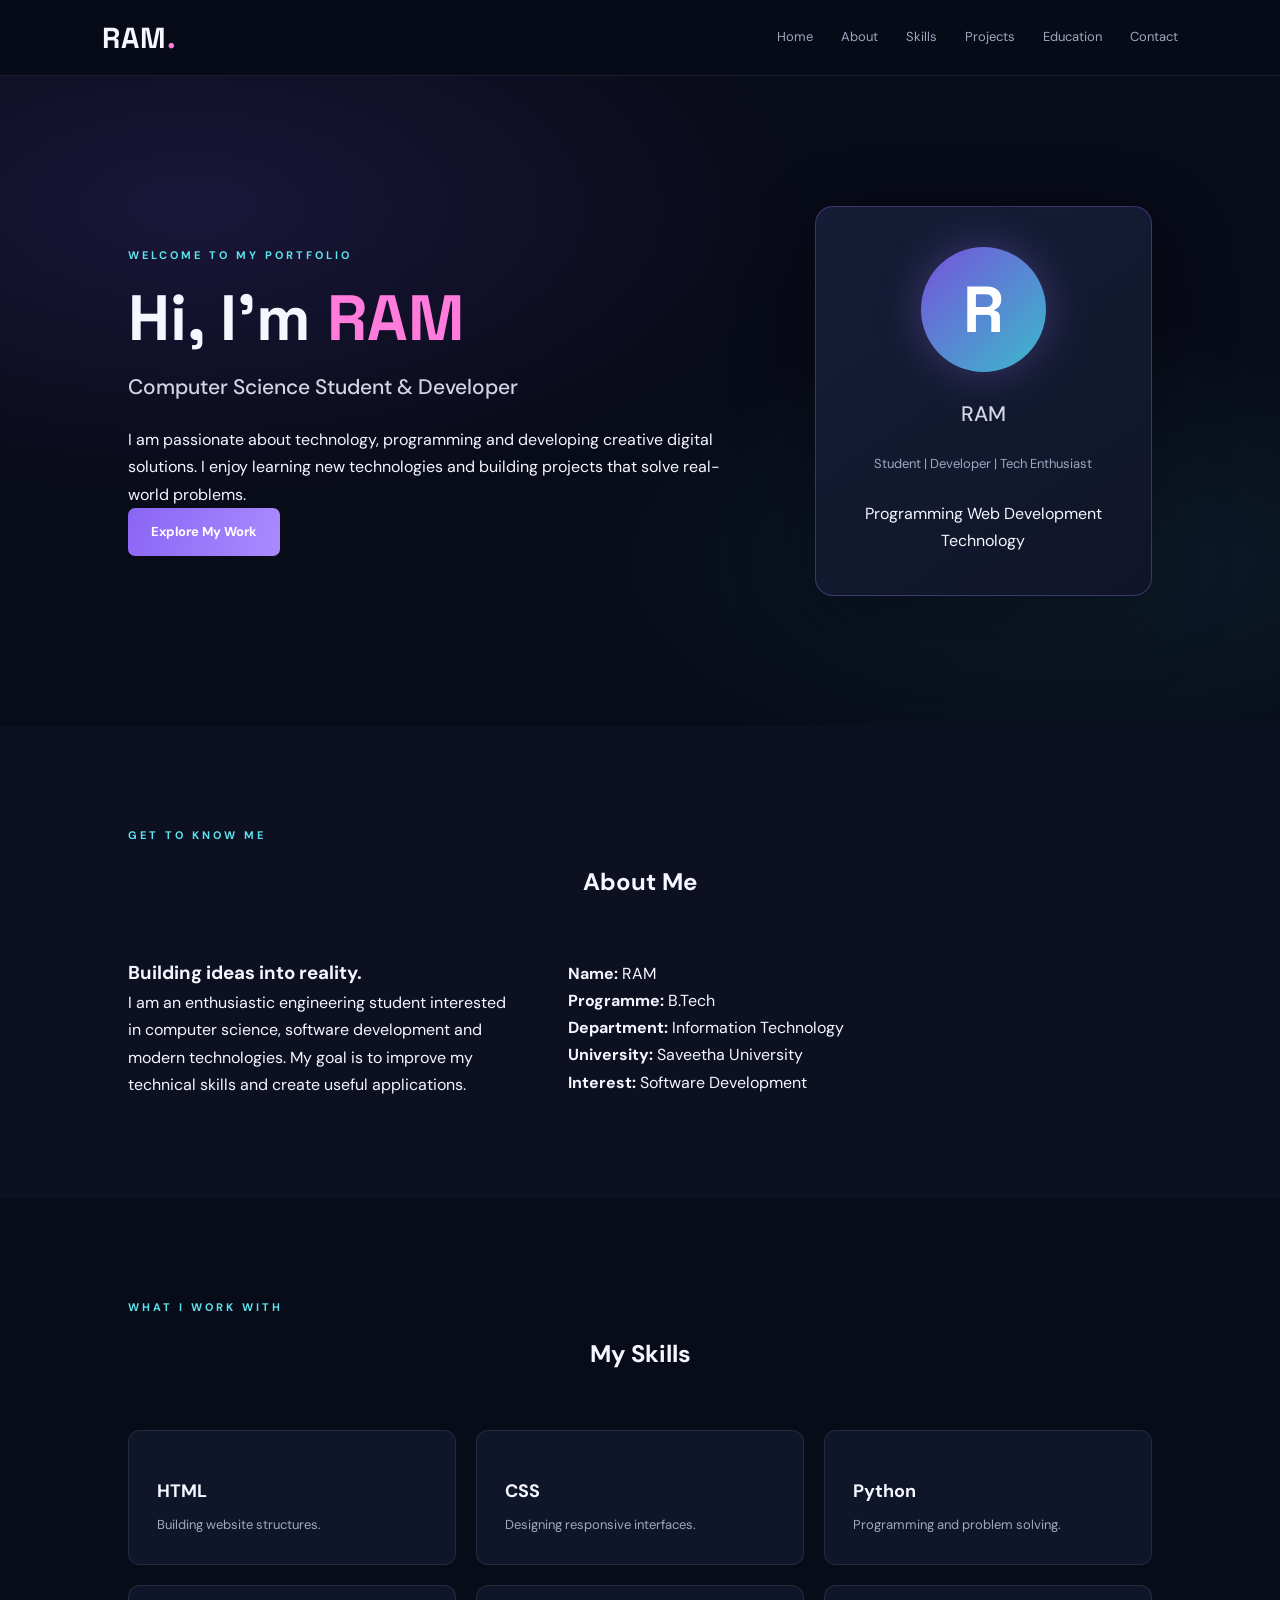
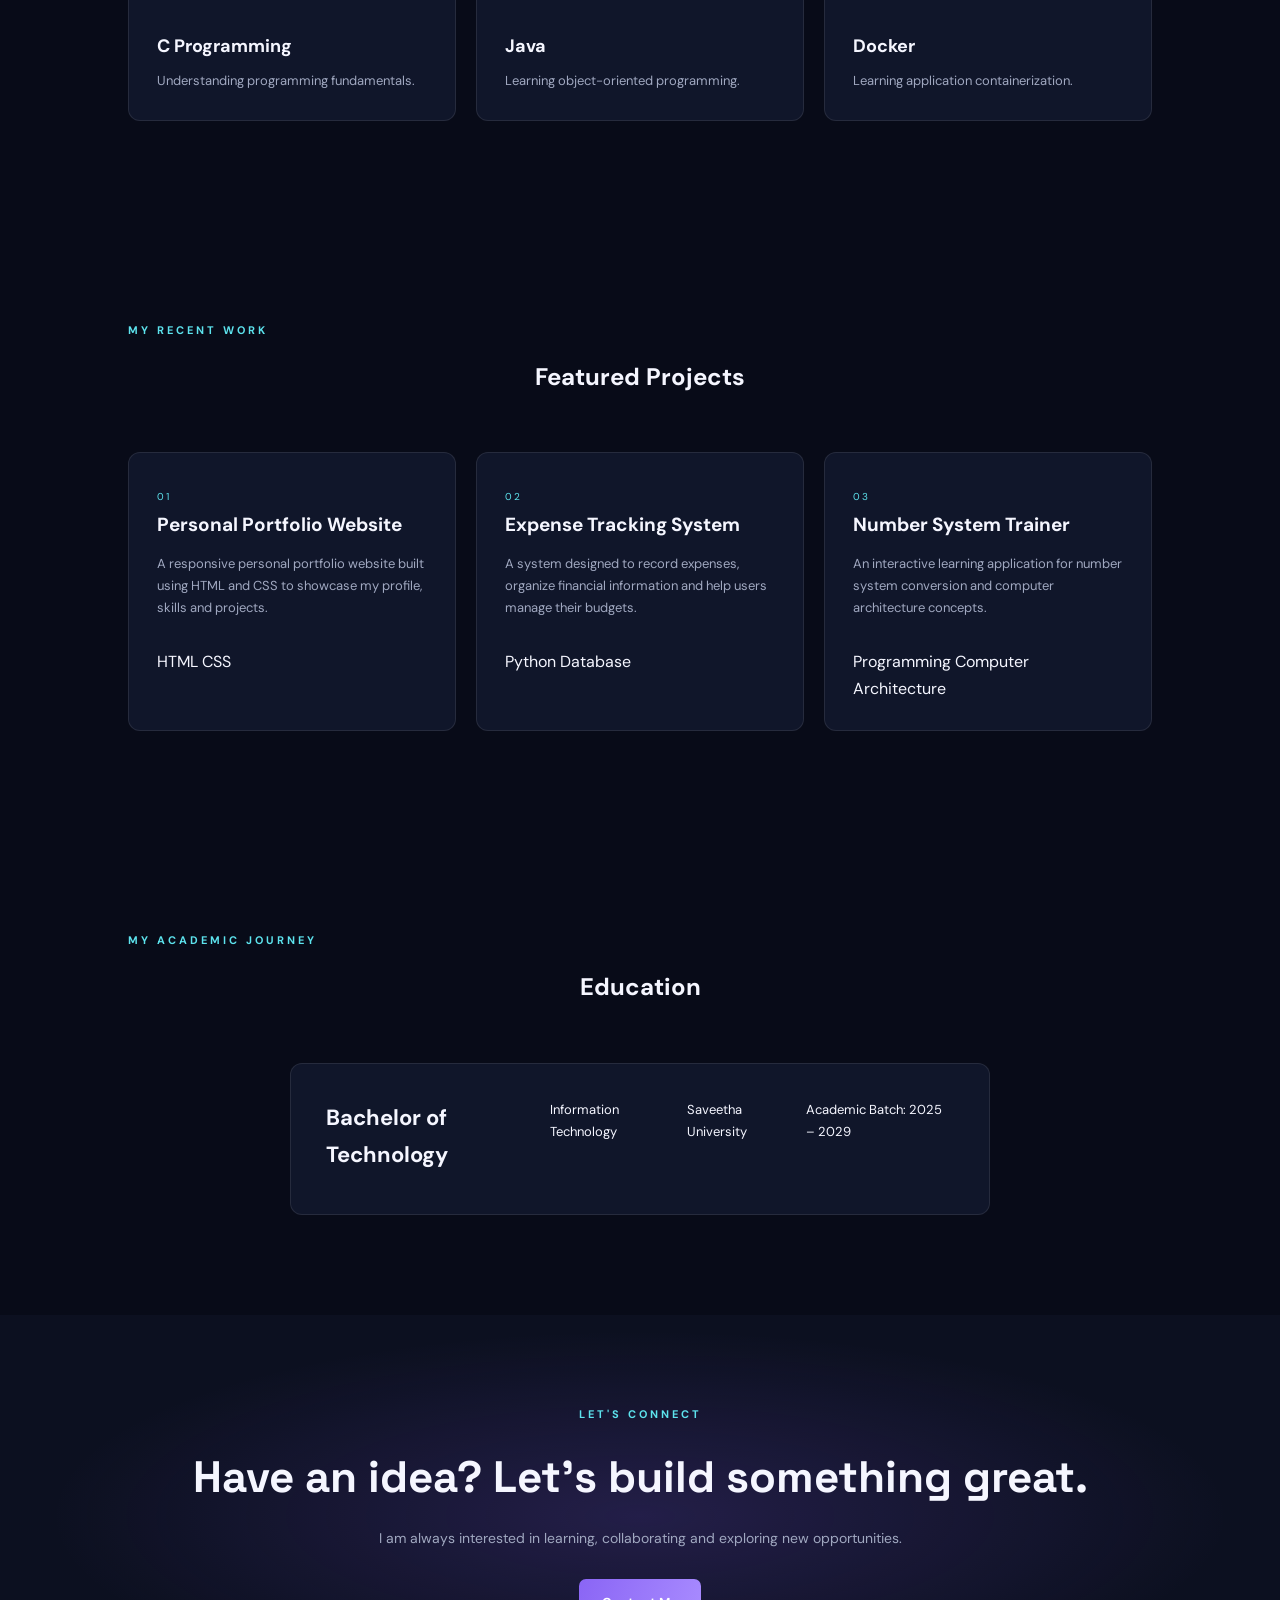
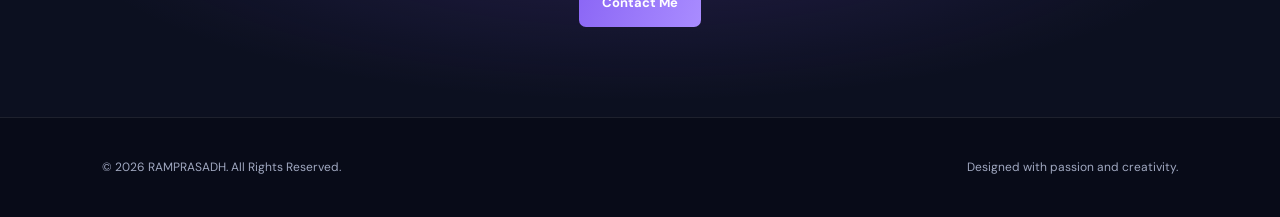
<file: index.html>
<!DOCTYPE html>
<html lang="en">
<head>
    <meta charset="UTF-8">
    <meta name="viewport" content="width=device-width, initial-scale=1.0">

    <title>RAM | Personal Portfolio</title>

    <!-- External CSS -->
    <link rel="stylesheet" type="text/css" href="/style.css">
</head>

<body>

    <!-- Navigation Bar -->
    <header class="navbar">
        <div class="logo">RAM<span>.</span></div>

        <nav>
            <a href="#home">Home</a>
            <a href="#about">About</a>
            <a href="#skills">Skills</a>
            <a href="#projects">Projects</a>
            <a href="#education">Education</a>
            <a href="#contact">Contact</a>
        </nav>
    </header>

    <!-- Hero Section -->
    <section class="hero" id="home">
        <div class="hero-content">
            <p class="eyebrow">WELCOME TO MY PORTFOLIO</p>

            <h1>Hi, I'm <span>RAM</span></h1>

            <h2>Computer Science Student & Developer</h2>

            <p>
                I am passionate about technology, programming and
                developing creative digital solutions. I enjoy learning
                new technologies and building projects that solve
                real-world problems.
            </p>

            <a href="#projects" class="primary-btn">Explore My Work</a>
        </div>

        <div class="hero-card">
            <div class="profile-circle">R</div>
            <h2>RAM</h2>
            <p>Student | Developer | Tech Enthusiast</p>
            <div class="hero-tags">
                <span>Programming</span>
                <span>Web Development</span>
                <span>Technology</span>
            </div>
        </div>
    </section>

    <!-- About Section -->
    <section class="section about" id="about">
        <p class="eyebrow">GET TO KNOW ME</p>
        <h2 class="section-heading">About Me</h2>

        <div class="about-grid">
            <div>
                <h3>Building ideas into reality.</h3>
                <p>
                    I am an enthusiastic engineering student interested
                    in computer science, software development and
                    modern technologies. My goal is to improve my
                    technical skills and create useful applications.
                </p>
            </div>

            <div class="about-card">
                <p><strong>Name:</strong> RAM</p>
                <p><strong>Programme:</strong> B.Tech</p>
                <p><strong>Department:</strong> Information Technology</p>
                <p><strong>University:</strong> Saveetha University</p>
                <p><strong>Interest:</strong> Software Development</p>
            </div>
        </div>
    </section>

    <!-- Skills Section -->
    <section class="section" id="skills">
        <p class="eyebrow">WHAT I WORK WITH</p>
        <h2 class="section-heading">My Skills</h2>

        <div class="skill-grid">
            <div class="skill-card">
                <h3>HTML</h3>
                <p>Building website structures.</p>
            </div>

            <div class="skill-card">
                <h3>CSS</h3>
                <p>Designing responsive interfaces.</p>
            </div>

            <div class="skill-card">
                <h3>Python</h3>
                <p>Programming and problem solving.</p>
            </div>

            <div class="skill-card">
                <h3>C Programming</h3>
                <p>Understanding programming fundamentals.</p>
            </div>

            <div class="skill-card">
                <h3>Java</h3>
                <p>Learning object-oriented programming.</p>
            </div>

            <div class="skill-card">
                <h3>Docker</h3>
                <p>Learning application containerization.</p>
            </div>
        </div>
    </section>

    <!-- Projects Section -->
    <section class="section" id="projects">
        <p class="eyebrow">MY RECENT WORK</p>
        <h2 class="section-heading">Featured Projects</h2>

        <div class="project-grid">
            <div class="project-card">
                <span class="project-number">01</span>
                <h3>Personal Portfolio Website</h3>
                <p>
                    A responsive personal portfolio website built
                    using HTML and CSS to showcase my profile,
                    skills and projects.
                </p>
                <div class="project-tags">
                    <span>HTML</span>
                    <span>CSS</span>
                </div>
            </div>

            <div class="project-card">
                <span class="project-number">02</span>
                <h3>Expense Tracking System</h3>
                <p>
                    A system designed to record expenses,
                    organize financial information and help
                    users manage their budgets.
                </p>
                <div class="project-tags">
                    <span>Python</span>
                    <span>Database</span>
                </div>
            </div>

            <div class="project-card">
                <span class="project-number">03</span>
                <h3>Number System Trainer</h3>
                <p>
                    An interactive learning application for
                    number system conversion and computer
                    architecture concepts.
                </p>
                <div class="project-tags">
                    <span>Programming</span>
                    <span>Computer Architecture</span>
                </div>
            </div>
        </div>
    </section>

    <!-- Education Section -->
    <section class="section" id="education">
        <p class="eyebrow">MY ACADEMIC JOURNEY</p>
        <h2 class="section-heading">Education</h2>

        <div class="education-card">
            <h3>Bachelor of Technology</h3>
            <p>Information Technology</p>
            <p>Saveetha University</p>
            <p>Academic Batch: 2025 – 2029</p>
        </div>
    </section>

    <!-- Contact Section -->
    <section class="section cta" id="contact">
        <p class="eyebrow">LET'S CONNECT</p>
        <h2>Have an idea? Let's build something great.</h2>

        <p>
            I am always interested in learning, collaborating
            and exploring new opportunities.
        </p>

        <a href="mailto:your-email@example.com" class="primary-btn">
            Contact Me
        </a>
    </section>

    <!-- Footer -->
    <footer>
        <p>© 2026 RAMPRASADH. All Rights Reserved.</p>
        <p>Designed with passion and creativity.</p>
    </footer>

</body>
</html>
</file>
<file: style.css>
@import url('https://fonts.googleapis.com/css2?family=DM+Sans:wght@400;500;600;700&family=Space+Grotesk:wght@400;500;600;700&display=swap');

:root {
    --bg: #080b18;
    --surface: #10162a;
    --surface-light: #151d35;
    --purple: #ff7bdc;
    --cyan: #5de3ed;
    --white: #f5f6ff;
    --muted: #a0a8c0;
    --border: rgba(255,255,255,0.09);
}

* {
    margin: 0;
    padding: 0;
    box-sizing: border-box;
    scroll-behavior: smooth;
}

body {
    background: var(--bg);
    color: var(--white);
    font-family: 'DM Sans', sans-serif;
    line-height: 1.7;
}

a {
    color: inherit;
    text-decoration: none;
}

.navbar {
    min-height: 76px;
    padding: 0 8%;
    display: flex;
    justify-content: space-between;
    align-items: center;
    background: rgba(8,11,24,0.94);
    border-bottom: 1px solid var(--border);
    position: sticky;
    top: 0;
    z-index: 10;
    backdrop-filter: blur(12px);
}

.logo {
    font-family: 'Space Grotesk', sans-serif;
    font-size: 29px;
    font-weight: 700;
    letter-spacing: 1px;
}

.logo span, h1 span, h2 span {
    color: var(--purple);
}

nav {
    display: flex;
    align-items: center;
    gap: 28px;
}

nav a {
    color: var(--muted);
    font-size: 13px;
    transition: 0.3s;
}

nav a:hover {
    color: var(--cyan);
}

.nav-btn {
    border: 1px solid var(--purple);
    padding: 9px 18px;
    border-radius: 7px;
    color: var(--white);
}

.hero {
    min-height: 650px;
    padding: 100px 10%;
    display: grid;
    grid-template-columns: 1.3fr 0.7fr;
    align-items: center;
    gap: 60px;
    background:
        radial-gradient(ellipse at 15% 20%, rgba(115,76,220,0.17), transparent 40%),
        radial-gradient(ellipse at 85% 75%, rgba(47,174,190,0.10), transparent 35%);
}

.eyebrow {
    color: var(--cyan);
    font-size: 11px;
    font-weight: 700;
    letter-spacing: 3px;
    margin-bottom: 17px;
}

.hero h1 {
    font-family: 'Space Grotesk', sans-serif;
    font-size: clamp(40px, 5vw, 68px);
    line-height: 1.15;
    margin-bottom: 15px;
}

.hero h2 {
    font-size: 21px;
    color: #d2d5e5;
    font-weight: 500;
    margin-bottom: 20px;
}

.hero-text {
    max-width: 560px;
    color: var(--muted);
    font-size: 15px;
}

.hero-buttons {
    display: flex;
    flex-wrap: wrap;
    gap: 15px;
    margin-top: 32px;
}

.primary-btn, .secondary-btn {
    display: inline-block;
    padding: 13px 23px;
    border-radius: 7px;
    font-size: 13px;
    font-weight: 700;
    transition: 0.3s;
}

.primary-btn {
    background: linear-gradient(110deg, #8a65f5, #a98cff);
    color: white;
}

.primary-btn:hover {
    transform: translateY(-4px);
    box-shadow: 0 10px 30px rgba(155,123,255,0.25);
}

.secondary-btn {
    border: 1px solid var(--border);
    color: var(--white);
}

.secondary-btn:hover {
    border-color: var(--cyan);
}

.hero-stats {
    display: flex;
    gap: 45px;
    margin-top: 48px;
}

.hero-stats div {
    display: flex;
    flex-direction: column;
}

.hero-stats strong {
    font-family: 'Space Grotesk', sans-serif;
    font-size: 25px;
    color: var(--cyan);
}

.hero-stats small {
    color: var(--muted);
    font-size: 11px;
}

.hero-card {
    padding: 40px 30px;
    text-align: center;
    background: linear-gradient(145deg, #151d36, #101528);
    border: 1px solid rgba(155,123,255,0.3);
    border-radius: 18px;
    box-shadow: 0 25px 80px rgba(0,0,0,0.3);
}

.profile-circle {
    width: 125px;
    height: 125px;
    margin: 0 auto 25px;
    display: grid;
    place-items: center;
    border-radius: 50%;
    font-family: 'Space Grotesk', sans-serif;
    font-size: 65px;
    font-weight: 700;
    color: white;
    background: linear-gradient(135deg, #7653db, #3abacb);
    box-shadow: 0 0 45px rgba(155,123,255,0.3);
}

.card-label {
    font-size: 9px;
    letter-spacing: 2px;
    color: var(--cyan);
}

.hero-card h3 {
    font-size: 22px;
    margin: 8px 0;
}

.hero-card > p:not(.card-label) {
    color: var(--muted);
    font-size: 13px;
    margin-bottom: 25px;
}

.code-line {
    text-align: left;
    padding: 9px;
    margin-top: 7px;
    border-radius: 5px;
    background: #090e1d;
    font-family: monospace;
    font-size: 11px;
    color: #d6d9f1;
}

.code-line span {
    color: var(--purple);
    margin-right: 12px;
}

.section {
    padding: 100px 10%;
}

.section-heading {
    text-align: center;
    margin-bottom: 55px;
}

.section-heading h2 {
    font-family: 'Space Grotesk', sans-serif;
    font-size: 39px;
    margin-bottom: 8px;
}

.section-heading > p:last-child {
    color: var(--muted);
    font-size: 14px;
}

.about {
    background: #0c1020;
}

.about-grid {
    display: grid;
    grid-template-columns: 0.8fr 1.2fr;
    gap: 50px;
    align-items: center;
}

.about-highlight {
    min-height: 310px;
    padding: 35px;
    display: flex;
    flex-direction: column;
    justify-content: center;
    border-radius: 15px;
    background: linear-gradient(140deg, #29204c, #13263b);
    border: 1px solid var(--border);
}

.big-letter {
    font-family: 'Space Grotesk', sans-serif;
    font-size: 100px;
    font-weight: 700;
    line-height: 1;
    color: var(--cyan);
}

.about-highlight h3 {
    font-size: 24px;
    line-height: 1.3;
    margin: 15px 0 8px;
}

.about-highlight p, .about-description p {
    color: var(--muted);
    font-size: 14px;
}

.about-description h3 {
    font-size: 24px;
    margin-bottom: 15px;
}

.about-description p {
    margin-bottom: 14px;
}

.info-grid {
    display: grid;
    grid-template-columns: 1fr 1fr;
    gap: 20px;
    margin-top: 28px;
}

.info-grid div {
    display: flex;
    flex-direction: column;
}

.info-grid small {
    color: var(--cyan);
    font-size: 10px;
    letter-spacing: 2px;
}

.info-grid strong {
    font-size: 13px;
}

.skill-grid {
    display: grid;
    grid-template-columns: repeat(3, 1fr);
    gap: 20px;
}

.skill-card {
    padding: 28px;
    background: var(--surface);
    border: 1px solid var(--border);
    border-radius: 12px;
    transition: 0.3s;
}

.skill-card:hover, .project-card:hover {
    transform: translateY(-7px);
    border-color: var(--purple);
    background: var(--surface-light);
}

.skill-card > span {
    color: var(--cyan);
    font-family: monospace;
    font-size: 13px;
}

.skill-card h3 {
    font-size: 18px;
    margin: 17px 0 8px;
}

.skill-card p {
    color: var(--muted);
    font-size: 13px;
}

.projects {
    background: #0c1020;
}

.project-grid {
    display: grid;
    grid-template-columns: repeat(3, 1fr);
    gap: 20px;
}

.project-card {
    padding: 28px;
    border-radius: 12px;
    background: var(--surface);
    border: 1px solid var(--border);
    transition: 0.3s;
}

.project-number {
    color: var(--cyan);
    font-size: 10px;
    letter-spacing: 2px;
}

.project-icon {
    width: 55px;
    height: 55px;
    display: grid;
    place-items: center;
    margin: 25px 0 18px;
    border-radius: 12px;
    background: linear-gradient(135deg, #7451d5, #287c99);
    font-family: 'Space Grotesk', sans-serif;
    font-weight: 700;
}

.project-card h3 {
    font-size: 19px;
    margin-bottom: 12px;
}

.project-card p {
    color: var(--muted);
    font-size: 13px;
    min-height: 95px;
}

.tags {
    display: flex;
    flex-wrap: wrap;
    gap: 8px;
    margin-top: 20px;
}

.tags span {
    font-size: 10px;
    color: var(--cyan);
    padding: 5px 9px;
    border-radius: 4px;
    background: rgba(93,227,237,0.08);
}

.education-card {
    max-width: 700px;
    margin: auto;
    display: flex;
    gap: 25px;
    padding: 35px;
    background: var(--surface);
    border: 1px solid var(--border);
    border-radius: 12px;
}

.timeline-dot {
    width: 13px;
    height: 13px;
    flex-shrink: 0;
    margin-top: 8px;
    border-radius: 50%;
    background: var(--cyan);
    box-shadow: 0 0 15px var(--cyan);
}

.education-card h3 {
    font-size: 22px;
    margin-bottom: 5px;
}

.education-card h4 {
    color: var(--purple);
    font-size: 15px;
    margin-bottom: 8px;
}

.education-card p {
    font-size: 13px;
}

.muted {
    color: var(--muted);
    margin-top: 12px;
}

.cta {
    text-align: center;
    padding: 90px 20px;
    background:
        radial-gradient(ellipse at center, rgba(112,77,206,0.23), transparent 65%),
        #0c1020;
}

.cta h2 {
    font-family: 'Space Grotesk', sans-serif;
    font-size: clamp(30px, 4vw, 44px);
    margin-bottom: 12px;
}

.cta > p:not(.eyebrow) {
    color: var(--muted);
    font-size: 14px;
    margin-bottom: 28px;
}

footer {
    min-height: 100px;
    padding: 25px 8%;
    display: flex;
    align-items: center;
    justify-content: space-between;
    flex-wrap: wrap;
    gap: 15px;
    border-top: 1px solid var(--border);
}

footer p {
    color: var(--muted);
    font-size: 12px;
}

@media (max-width: 900px) {
    .navbar {
        padding: 18px 5%;
        flex-direction: column;
        gap: 15px;
    }

    nav {
        justify-content: center;
        flex-wrap: wrap;
        gap: 15px;
    }

    .hero {
        grid-template-columns: 1fr;
        padding: 75px 7%;
    }

    .hero-card {
        max-width: 500px;
        width: 100%;
        margin: auto;
    }

    .about-grid {
        grid-template-columns: 1fr;
    }

    .skill-grid, .project-grid {
        grid-template-columns: repeat(2, 1fr);
    }
}

@media (max-width: 600px) {
    .section {
        padding: 70px 6%;
    }

    .section-heading h2 {
        font-size: 30px;
    }

    .hero {
        padding: 65px 6%;
    }

    .hero h1 {
        font-size: 39px;
    }

    .hero h2 {
        font-size: 17px;
    }

    .hero-stats {
        gap: 20px;
    }

    .hero-stats strong {
        font-size: 20px;
    }

    .skill-grid, .project-grid, .info-grid {
        grid-template-columns: 1fr;
    }

    .project-card p {
        min-height: auto;
    }

    .education-card {
        padding: 24px;
    }

    footer {
        justify-content: center;
        text-align: center;
        flex-direction: column;
    }
}
</file>
